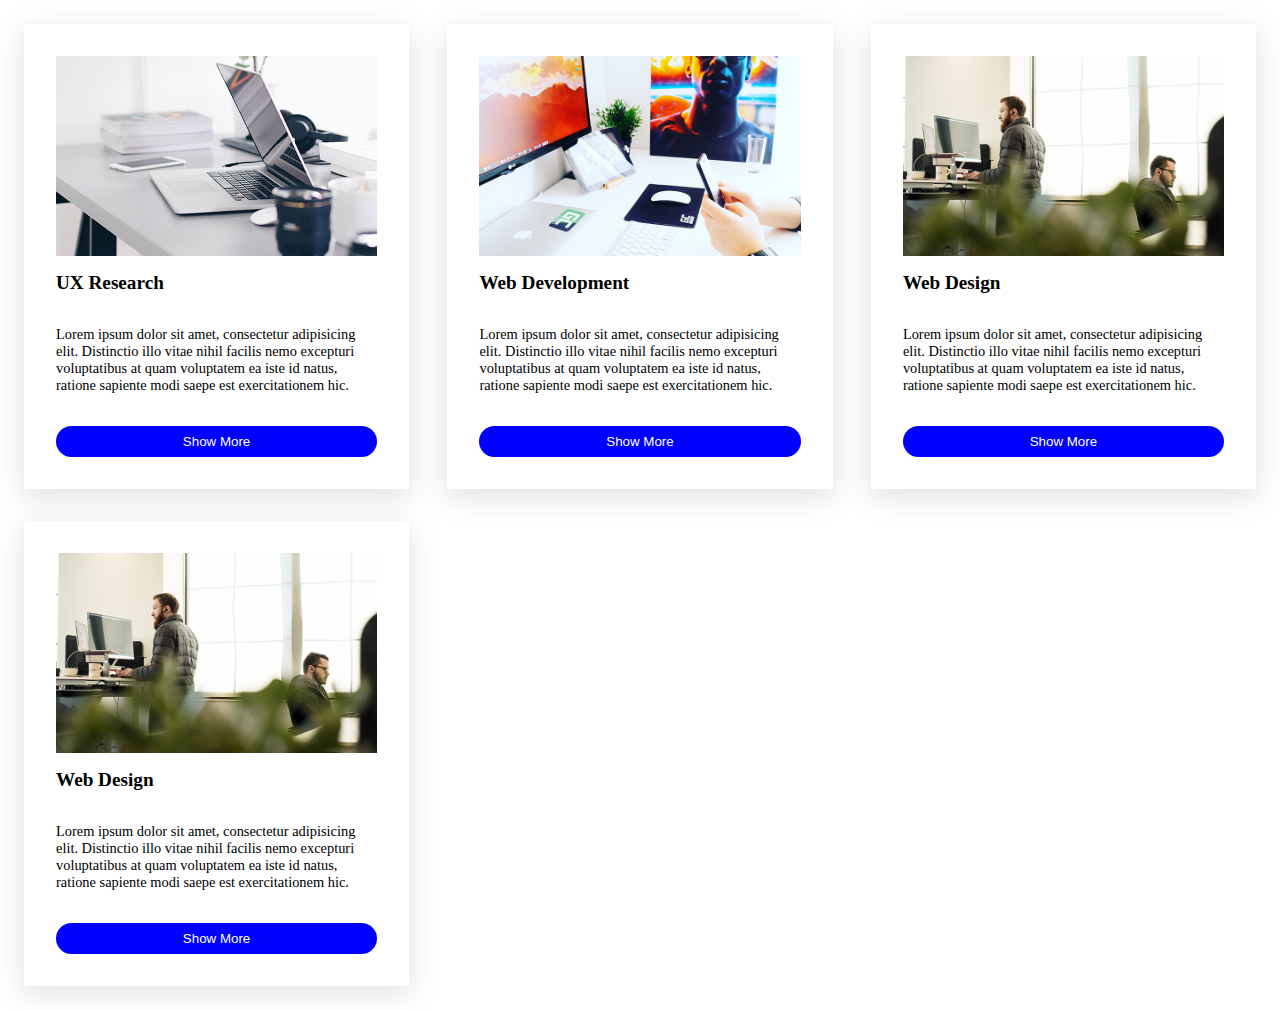
<file: Web Development/CSS/Card/index.html>
<!DOCTYPE html>
<html lang="en">
<head>
    <meta charset="UTF-8">
    <meta http-equiv="X-UA-Compatible" content="IE=edge">
    <meta name="viewport" content="width=device-width, initial-scale=1.0">
    <title>Card</title>

    <link rel="stylesheet" href="style.css">
</head>
<body>
    <div class="container">
        <div class="container-item">
            <div class="card">
                <div class="card-img">
                    <img src="img/ux_research.jpg" alt="UX Research">
                </div>
                <div class="card-title">
                    UX Research
                </div>
                <div class="card-content">
                    Lorem ipsum dolor sit amet, consectetur adipisicing elit.
                    Distinctio illo vitae nihil facilis nemo excepturi voluptatibus
                    at quam voluptatem ea iste id natus, ratione sapiente modi saepe
                    est exercitationem hic.
                </div>
                <button class="card-btn">Show More</button>
            </div>
        </div>
        <div class="container-item">
            <div class="card">
                <div class="card-img">
                    <img src="img/web_development.png" alt="Web Development">
                </div>
                <div class="card-title">
                    Web Development
                </div>
                <div class="card-content">
                    Lorem ipsum dolor sit amet, consectetur adipisicing elit.
                    Distinctio illo vitae nihil facilis nemo excepturi voluptatibus
                    at quam voluptatem ea iste id natus, ratione sapiente modi saepe
                    est exercitationem hic.
                </div>
                <button class="card-btn">Show More</button>
            </div>
        </div>
        <div class="container-item">
            <div class="card">
                <div class="card-img">
                    <img src="img/web_design.png" alt="Web Design">
                </div>
                <div class="card-title">
                    Web Design
                </div>
                <div class="card-content">
                    Lorem ipsum dolor sit amet, consectetur adipisicing elit.
                    Distinctio illo vitae nihil facilis nemo excepturi voluptatibus
                    at quam voluptatem ea iste id natus, ratione sapiente modi saepe
                    est exercitationem hic.
                </div>
                <button class="card-btn">Show More</button>
            </div>
        </div>
        <div class="container-item">
            <div class="card">
                <div class="card-img">
                    <img src="img/web_design.png" alt="Web Design">
                </div>
                <div class="card-title">
                    Web Design
                </div>
                <div class="card-content">
                    Lorem ipsum dolor sit amet, consectetur adipisicing elit.
                    Distinctio illo vitae nihil facilis nemo excepturi voluptatibus
                    at quam voluptatem ea iste id natus, ratione sapiente modi saepe
                    est exercitationem hic.
                </div>
                <button class="card-btn">Show More</button>
            </div>
        </div>
    </div>
</body>
</html>
</file>
<file: Web Development/CSS/Card/style.css>
*::before, *::after {
    box-sizing: border-box;
}

html {
    margin: 0;
    padding: 0;
}

.container {
    display: flex;
    flex-wrap: wrap;
    justify-content: space-between;
}

.container-item {
    flex: 0 1 100%;
}

@media(min-width: 665px) {
    .container-item {
        flex: 0 1 50%;
    }
}

@media(min-width: 999.9px) {
    .container-item {
        flex: 0 1 33%;
    }
}

.card {
    box-shadow: rgba(100, 100, 111, 0.2) 0px 7px 29px 0px;
    margin: 1rem;
    padding: 2rem;
    transition: 0.5s;
}

.card:hover {
    box-shadow: rgba(0, 0, 0, 0.35) 0px 5px 15px;
}

.card-img > img {
    display: block;
    width: 100%;
    height: 200px;
    object-fit: cover;
}

.card-title {
    font-size: 1.2rem;
    padding: 1rem 0;
    font-weight: bold;
}

.card-content {
    font-size: 0.9rem;
    padding: 1rem 0;
}

.card-btn {
    display: block;
    width: 100%;
    margin-top: 1rem;
    padding: 0.5rem;
    border-radius: 1rem;
    border: none;
    background-color: blue;
    color: white;
}

.card-btn:hover {
    background-color: blueviolet;
}
</file>
